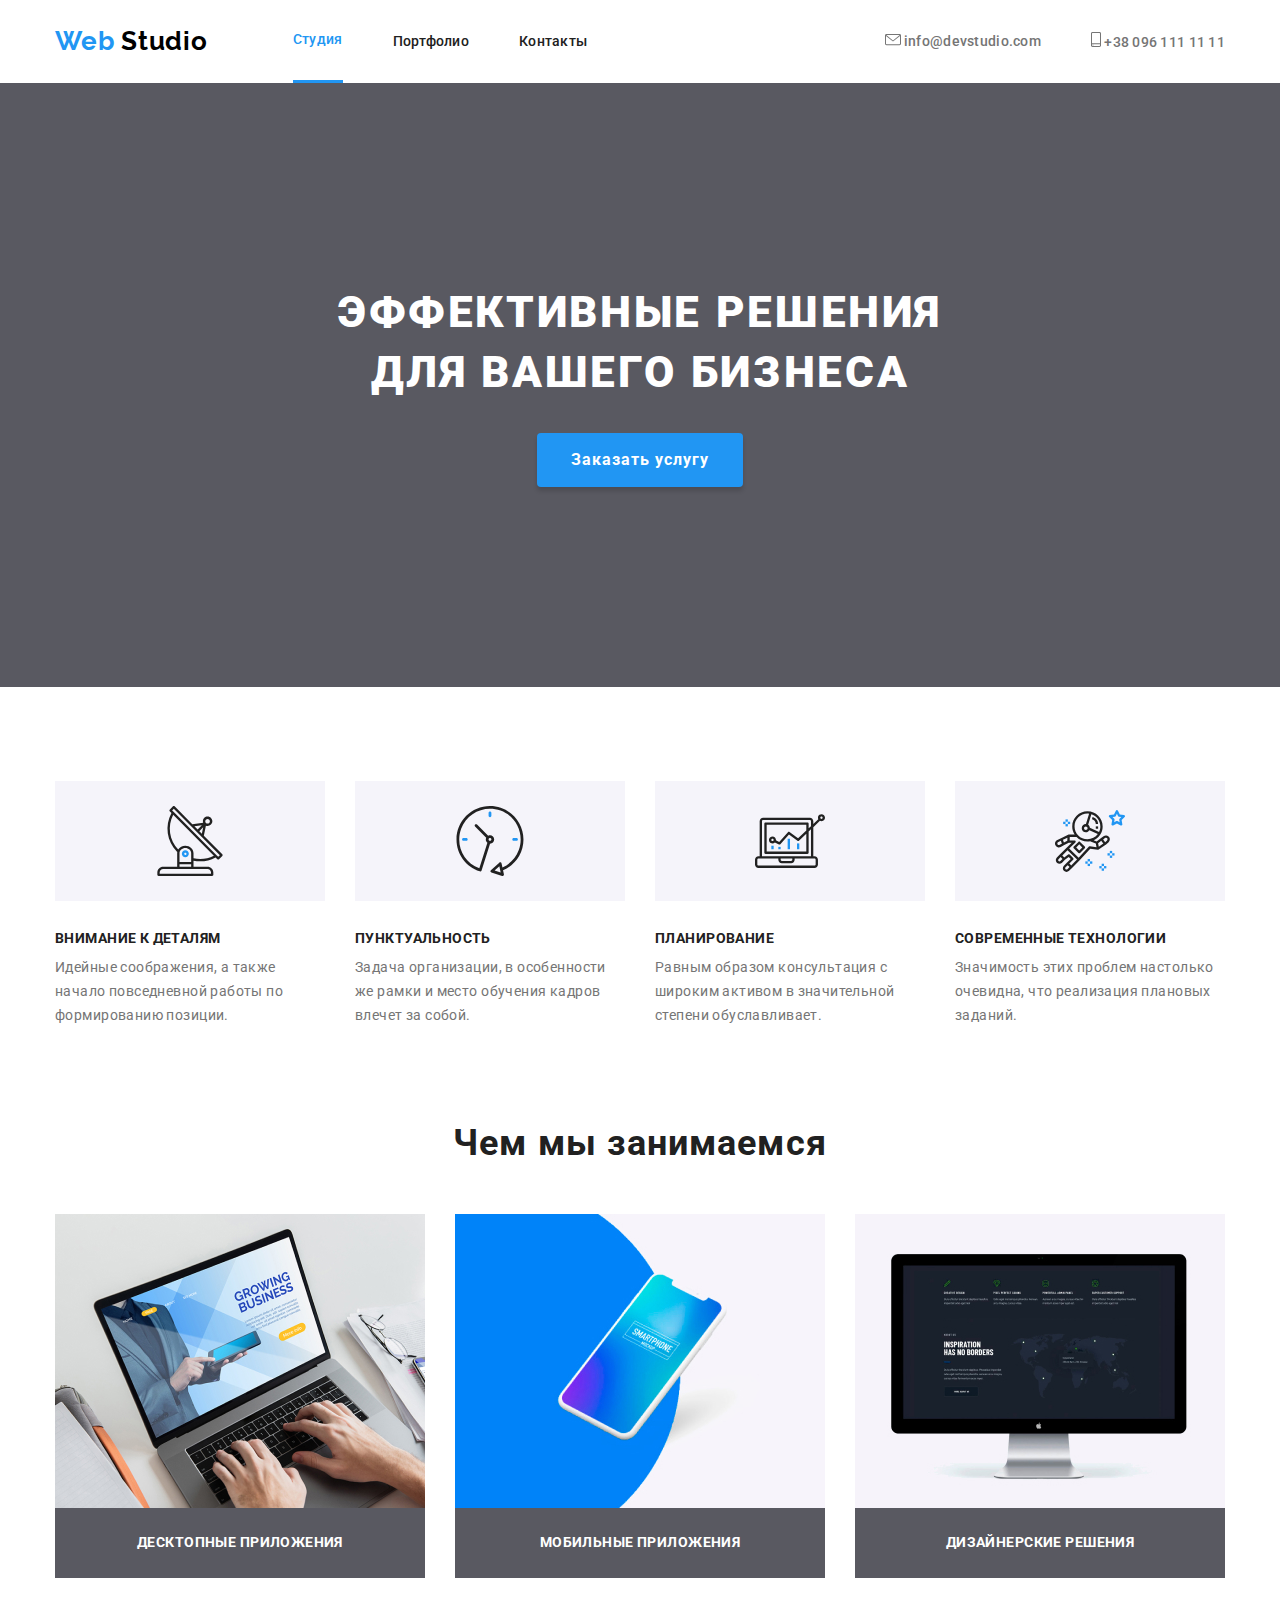
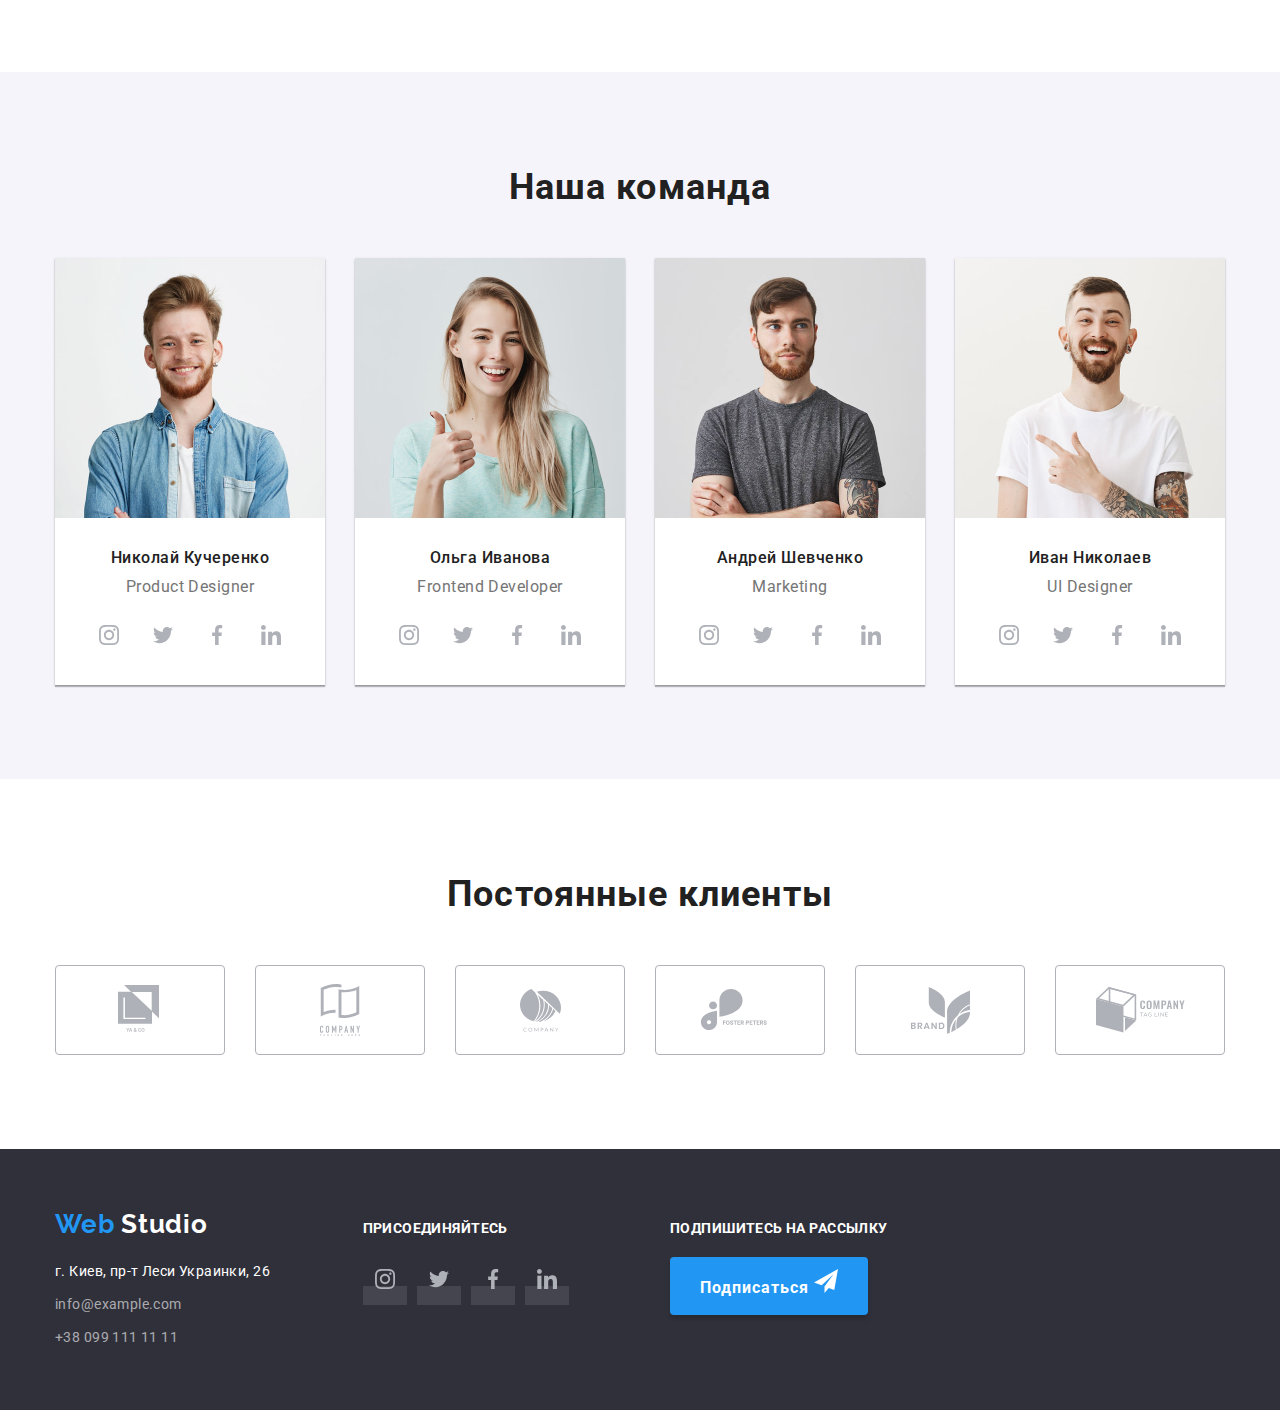
<file: index.html>
<!DOCTYPE html>
<html lang="ru">
  <head>
    <meta charset="UTF-8" />
    <meta name="viewport" content="width=device-width, initial-scale=1.0" />
    <title lang="en">Web Studio</title>
    <link
      href="https://fonts.googleapis.com/css2?family=Roboto:wght@400;500;700;900&display=swap"
      rel="stylesheet"
    />
    <link
      rel="stylesheet"
      href="https://cdnjs.cloudflare.com/ajax/libs/modern-normalize/0.7.0/modern-normalize.min.css"
    />
    <link rel="stylesheet" href="./css/styles.css" />
  </head>

  <body>
    <!-- Шапка сайта -->
    <header class="header">
      <div class="container">
        <nav class="navigation">
          <a class="logo link" id="logo" href="./index.html" lang="en">
            <span class="logo-accent">Web</span> Studio
          </a>

          <ul class="navigation-list list">
            <li class="navigation-list-item">
              <a
                class="navigation-list-item-link link current"
                href="./index.html"
                target="_blank"
                rel="noreferrer noopener"
                >Студия</a
              >
            </li>
            <li class="navigation-list-item">
              <a
                class="navigation-list-item-link link"
                href="./portfolio.html"
                target="_blank"
                rel="noreferrer noopener"
                >Портфолио</a
              >
            </li>
            <li class="navigation-list-item">
              <a
                class="navigation-list-item-link link"
                href=""
                target="_blank"
                rel="noreferrer noopener"
                >Контакты</a
              >
            </li>
          </ul>
        </nav>

        <ul class="header-address-list list">
          <li class="header-address-list-item">
            <address class="address">
              <a
                class="header-address-list-item-link link"
                href="mailto:info@devstudio.com"
                aria-label="Конверт"
              >
                <img src="./images/icons-header/envelope.svg" alt="Конверт" />
                info@devstudio.com
              </a>
            </address>
          </li>
          <li class="header-address-list-item">
            <address class="address">
              <a
                class="header-address-list-item-link link"
                href="tel:+380961111111"
                aria-label="Смартфон"
              >
                <img
                  src="./images/icons-header/smartphone.svg"
                  alt="Смартфон"
                />
                +38 096 111 11 11
              </a>
            </address>
          </li>
        </ul>
      </div>
    </header>

    <main>
      <!-- Секция Герой -->
      <section class="hero">
        <div class="container">
          <h1 class="hero-title">
            Эффективные решения <br />
            для вашего бизнеса
          </h1>
          <button class="modal-btn" type="button">Заказать услугу</button>
        </div>
      </section>

      <!-- Особенности -->
      <section class="features">
        <div class="container">
          <h2 hidden>Особенности</h2>
          <ul class="features-list list">
            <li class="features-list-item">
              <img
                class="features-list-item-img"
                src="./images/icons-features/antenna1.svg"
                alt="Антена"
                width="70"
                height="70"
              />
              <h3 class="features-subtitle">Внимание к деталям</h3>
              <p class="features-description">
                Идейные соображения, а также начало повседневной работы по
                формированию позиции.
              </p>
            </li>

            <li class="features-list-item">
              <img
                class="features-list-item-img"
                src="./images/icons-features/clock2.svg"
                alt="Часы"
                width="70"
                height="70"
              />
              <h3 class="features-subtitle">Пунктуальность</h3>
              <p class="features-description">
                Задача организации, в особенности же рамки и место обучения
                кадров влечет за собой.
              </p>
            </li>

            <li class="features-list-item">
              <img
                class="features-list-item-img"
                src="./images/icons-features/diagram3.svg"
                alt="Диаграмма"
                width="70"
                height="70"
              />
              <h3 class="features-subtitle">Планирование</h3>
              <p class="features-description">
                Равным образом консультация с широким активом в значительной
                степени обуславливает.
              </p>
            </li>

            <li class="features-list-item">
              <img
                class="features-list-item-img"
                src="./images/icons-features/astronaut4.svg"
                alt="Астронавт"
                width="70"
                height="70"
              />
              <h3 class="features-subtitle">Современные технологии</h3>
              <p class="features-description">
                Значимость этих проблем настолько очевидна, что реализация
                плановых заданий.
              </p>
            </li>
          </ul>
        </div>
      </section>

      <!-- Деятельность -->
      <section class="activity section">
        <div class="container">
          <h2 class="title">Чем мы занимаемся</h2>
          <ul class="activity-list list">
            <li class="activity-list-item">
              <img
                class="activity-list-item-img"
                src="./images/img-activity/activity-1.jpg"
                alt="Кто-то печатает на ноутбуке"
                width="370"
                height="294"
              />
              <p class="activity-list-item-description">
                Десктопные приложения
              </p>
            </li>
            <li class="activity-list-item">
              <img
                class="activity-list-item-img"
                src="./images/img-activity/activity-2.jpg"
                alt="Смартфон на бело-голубом фоне"
                width="370"
                height="294"
              />
              <p class="activity-list-item-description">Мобильные приложения</p>
            </li>
            <li class="activity-list-item">
              <img
                class="activity-list-item-img"
                src="./images/img-activity/activity-3.jpg"
                alt="Монитор"
                width="370"
                height="294"
              />
              <p class="activity-list-item-description">Дизайнерские решения</p>
            </li>
          </ul>
        </div>
      </section>

      <!-- Команда -->
      <section class="team section">
        <div class="container">
          <h2 class="title">Наша команда</h2>
          <ul class="team-list list">
            <li class="team-list-item">
              <img
                class="team-list-item-img"
                src="./images/img-team/worker-1.jpg"
                alt="Участник команды"
                width="270"
                height="260"
              />
              <h3 class="team-list-item-name">Николай Кучеренко</h3>
              <p class="team-list-item-position" lang="en">Product Designer</p>
              <ul class="social-list list">
                <li class="social-list-item">
                  <a
                    class="social-list-item-link"
                    href=""
                    aria-label="Инстаграм"
                  >
                    <img
                      class="social-list-item-link-img"
                      src="./images/social-links/instagram.svg"
                      alt="Иконка инстаграма"
                      width="20"
                      height="20"
                    />
                  </a>
                </li>
                <li class="social-list-item">
                  <a class="social-list-item-link" href="" aria-label="Твиттер">
                    <img
                      class="social-list-item-link-img"
                      src="./images/social-links/twitter.svg"
                      alt="Иконка твиттера"
                      width="20"
                      height="20"
                    />
                  </a>
                </li>
                <li class="social-list-item">
                  <a class="social-list-item-link" href="" aria-label="Фейсбук">
                    <img
                      class="social-list-item-link-img"
                      src="./images/social-links/facebook.svg"
                      alt="Иконка фейсбука"
                      width="20"
                      height="20"
                    />
                  </a>
                </li>
                <li class="social-list-item">
                  <a
                    class="social-list-item-link"
                    href=""
                    aria-label="Линкедин"
                  >
                    <img
                      class="social-list-item-link-img"
                      src="./images/social-links/linkedin.svg"
                      alt="Иконка линкедина"
                      width="20"
                      height="20"
                    />
                  </a>
                </li>
              </ul>
            </li>

            <li class="team-list-item">
              <img
                class="team-list-item-img"
                src="./images/img-team/worker-2.jpg"
                alt="Участник команды"
                width="270"
                height="260"
              />
              <h3 class="team-list-item-name">Ольга Иванова</h3>
              <p class="team-list-item-position" lang="en">
                Frontend Developer
              </p>
              <ul class="social-list list">
                <li class="social-list-item">
                  <a
                    class="social-list-item-link"
                    href=""
                    aria-label="Инстаграм"
                  >
                    <img
                      class="social-list-item-link-img"
                      src="./images/social-links/instagram.svg"
                      alt="Иконка инстаграма"
                      width="20"
                      height="20"
                    />
                  </a>
                </li>
                <li class="social-list-item">
                  <a class="social-list-item-link" href="" aria-label="Твиттер">
                    <img
                      class="social-list-item-link-img"
                      src="./images/social-links/twitter.svg"
                      alt="Иконка твиттера"
                      width="20"
                      height="20"
                    />
                  </a>
                </li>
                <li class="social-list-item">
                  <a class="social-list-item-link" href="" aria-label="Фейсбук">
                    <img
                      class="social-list-item-link-img"
                      src="./images/social-links/facebook.svg"
                      alt="Иконка фейсбука"
                      width="20"
                      height="20"
                    />
                  </a>
                </li>
                <li class="social-list-item">
                  <a
                    class="social-list-item-link"
                    href=""
                    aria-label="Линкедин"
                  >
                    <img
                      class="social-list-item-link-img"
                      src="./images/social-links/linkedin.svg"
                      alt="Иконка линкедина"
                      width="20"
                      height="20"
                    />
                  </a>
                </li>
              </ul>
            </li>

            <li class="team-list-item">
              <img
                class="team-list-item-img"
                src="./images/img-team/worker-3.jpg"
                alt="Участник команды"
                width="270"
                height="260"
              />
              <h3 class="team-list-item-name">Андрей Шевченко</h3>
              <p class="team-list-item-position" lang="en">Marketing</p>
              <ul class="social-list list">
                <li class="social-list-item">
                  <a
                    class="social-list-item-link"
                    href=""
                    aria-label="Инстаграм"
                  >
                    <img
                      class="social-list-item-link-img"
                      src="./images/social-links/instagram.svg"
                      alt="Иконка инстаграма"
                      width="20"
                      height="20"
                    />
                  </a>
                </li>
                <li class="social-list-item">
                  <a class="social-list-item-link" href="" aria-label="Твиттер">
                    <img
                      class="social-list-item-link-img"
                      src="./images/social-links/twitter.svg"
                      alt="Иконка твиттера"
                      width="20"
                      height="20"
                    />
                  </a>
                </li>
                <li class="social-list-item">
                  <a class="social-list-item-link" href="" aria-label="Фейсбук">
                    <img
                      class="social-list-item-link-img"
                      src="./images/social-links/facebook.svg"
                      alt="Иконка фейсбука"
                      width="20"
                      height="20"
                    />
                  </a>
                </li>
                <li class="social-list-item">
                  <a
                    class="social-list-item-link"
                    href=""
                    aria-label="Линкедин"
                  >
                    <img
                      class="social-list-item-link-img"
                      src="./images/social-links/linkedin.svg"
                      alt="Иконка линкедина"
                      width="20"
                      height="20"
                    />
                  </a>
                </li>
              </ul>
            </li>

            <li class="team-list-item">
              <img
                class="team-list-item-img"
                src="./images/img-team/worker-4.jpg"
                alt="Участник команды"
                width="270"
                height="260"
              />
              <h3 class="team-list-item-name">Иван Николаев</h3>
              <p class="team-list-item-position" lang="en">UI Designer</p>
              <ul class="social-list list">
                <li class="social-list-item">
                  <a
                    class="social-list-item-link"
                    href=""
                    aria-label="Инстаграм"
                  >
                    <img
                      class="social-list-item-link-img"
                      src="./images/social-links/instagram.svg"
                      alt="Иконка инстаграма"
                      width="20"
                      height="20"
                    />
                  </a>
                </li>
                <li class="social-list-item">
                  <a class="social-list-item-link" href="" aria-label="Твиттер">
                    <img
                      class="social-list-item-link-img"
                      src="./images/social-links/twitter.svg"
                      alt="Иконка твиттера"
                      width="20"
                      height="20"
                    />
                  </a>
                </li>
                <li class="social-list-item">
                  <a class="social-list-item-link" href="" aria-label="Фейсбук">
                    <img
                      class="social-list-item-link-img"
                      src="./images/social-links/facebook.svg"
                      alt="Иконка фейсбука"
                      width="20"
                      height="20"
                    />
                  </a>
                </li>
                <li class="social-list-item">
                  <a
                    class="social-list-item-link"
                    href=""
                    aria-label="Линкедин"
                  >
                    <img
                      class="social-list-item-link-img"
                      src="./images/social-links/linkedin.svg"
                      alt="Иконка линкедина"
                      width="20"
                      height="20"
                    />
                  </a>
                </li>
              </ul>
            </li>
          </ul>
        </div>
      </section>

      <!-- Постоянные клиенты -->
      <section class="customers section">
        <div class="container">
          <h2 class="title">Постоянные клиенты</h2>
          <ul class="customers-list list">
            <li class="customers-list-item">
              <a
                class="customers-list-item-link link"
                href=""
                target="_blank"
                rel="noreferrer noopener"
              >
                <img
                  class="customers-list-item-img"
                  src="./images/customers/client-logo-1.svg"
                  alt="Логотип компании-клиента"
                  width="45"
                  height="50"
                />
              </a>
            </li>

            <li class="customers-list-item">
              <a
                class="customers-list-item-link link"
                href=""
                target="_blank"
                rel="noreferrer noopener"
              >
                <img
                  class="customers-list-item-img"
                  src="./images/customers/client-logo-2.svg"
                  alt="Логотип компании-клиента"
                  width="40"
                  height="52"
                />
              </a>
            </li>

            <li class="customers-list-item">
              <a
                class="customers-list-item-link link"
                href=""
                target="_blank"
                rel="noreferrer noopener"
              >
                <img
                  class="customers-list-item-img"
                  src="./images/customers/client-logo-3.svg"
                  alt="Логотип компании-клиента"
                  width="41"
                  height="43"
                />
              </a>
            </li>

            <li class="customers-list-item">
              <a
                class="customers-list-item-link link"
                href=""
                target="_blank"
                rel="noreferrer noopener"
              >
                <img
                  class="customers-list-item-img"
                  src="./images/customers/client-logo-4.svg"
                  alt="Логотип компании-клиента"
                  width="80"
                  height="42"
                />
              </a>
            </li>

            <li class="customers-list-item">
              <a
                class="customers-list-item-link link"
                href=""
                target="_blank"
                rel="noreferrer noopener"
              >
                <img
                  class="customers-list-item-img"
                  src="./images/customers/client-logo-5.svg"
                  alt="Логотип компании-клиента"
                  width="59"
                  height="47"
                />
              </a>
            </li>

            <li class="customers-list-item">
              <a
                class="customers-list-item-link link"
                href=""
                target="_blank"
                rel="noreferrer noopener"
              >
                <img
                  class="customers-list-item-img"
                  src="./images/customers/client-logo-6.svg"
                  alt="Логотип компании-клиента"
                  width="89"
                  height="46"
                />
              </a>
            </li>
          </ul>
        </div>
      </section>
    </main>

    <!-- Подвал -->
    <footer class="footer">
      <div class="container">
        <div class="footer-address-container holder">
          <a class="logo inverse link" href="#logo" lang="en">
            <span class="logo-accent">Web</span> Studio
          </a>
          <ul class="footer-address-list list">
            <li class="footer-address-list-item">
              <address class="address">
                <a
                  class="footer-address-list-item-link location link"
                  href="https://goo.gl/maps/a66H3d7SXyRUabzh9"
                  target="_blank"
                  rel="noreferrer noopener"
                >
                  г. Киев, пр-т Леси Украинки, 26
                </a>
              </address>
            </li>
            <li class="footer-address-list-item">
              <address class="address">
                <a
                  class="footer-address-list-item-link link"
                  href="mailto:info@example.com"
                  >info@example.com</a
                >
              </address>
            </li>
            <li class="footer-address-list-item">
              <address class="address">
                <a
                  class="footer-address-list-item-link link"
                  href="tel:+380991111111"
                  >+38 099 111 11 11</a
                >
              </address>
            </li>
          </ul>
        </div>
        <div class="footer-social-list-container holder">
          <b class="text">присоединяйтесь</b>
          <ul class="social-list list">
            <li class="social-list-item">
              <a class="social-list-item-link" href="" aria-label="Инстаграм">
                <img
                  class="social-list-item-link-img"
                  src="./images/social-links/instagram.svg"
                  alt="Иконка инстаграма"
                  width="20"
                  height="20"
                />
              </a>
            </li>
            <li class="social-list-item">
              <a class="social-list-item-link" href="" aria-label="Твиттер">
                <img
                  class="social-list-item-link-img"
                  src="./images/social-links/twitter.svg"
                  alt="Иконка твиттера"
                  width="20"
                  height="20"
                />
              </a>
            </li>
            <li class="social-list-item">
              <a class="social-list-item-link" href="" aria-label="Фейсбук">
                <img
                  class="social-list-item-link-img"
                  src="./images/social-links/facebook.svg"
                  alt="Иконка фейсбука"
                  width="20"
                  height="20"
                />
              </a>
            </li>
            <li class="social-list-item">
              <a class="social-list-item-link" href="" aria-label="Линкедин">
                <img
                  class="social-list-item-link-img"
                  src="./images/social-links/linkedin.svg"
                  alt="Иконка линкедина"
                  width="20"
                  height="20"
                />
              </a>
            </li>
          </ul>
        </div>
        <div class="footer-form-container holder">
          <b class="text">подпишитесь на рассылку</b>
          <button class="modal-btn" type="button">
            Подписаться
            <img
              src="./images/footer-icons/icon-send.svg"
              alt="Иконка самолетика"
              width="24"
              height="24"
            />
          </button>
        </div>
      </div>
    </footer>
  </body>
</html>
</file>
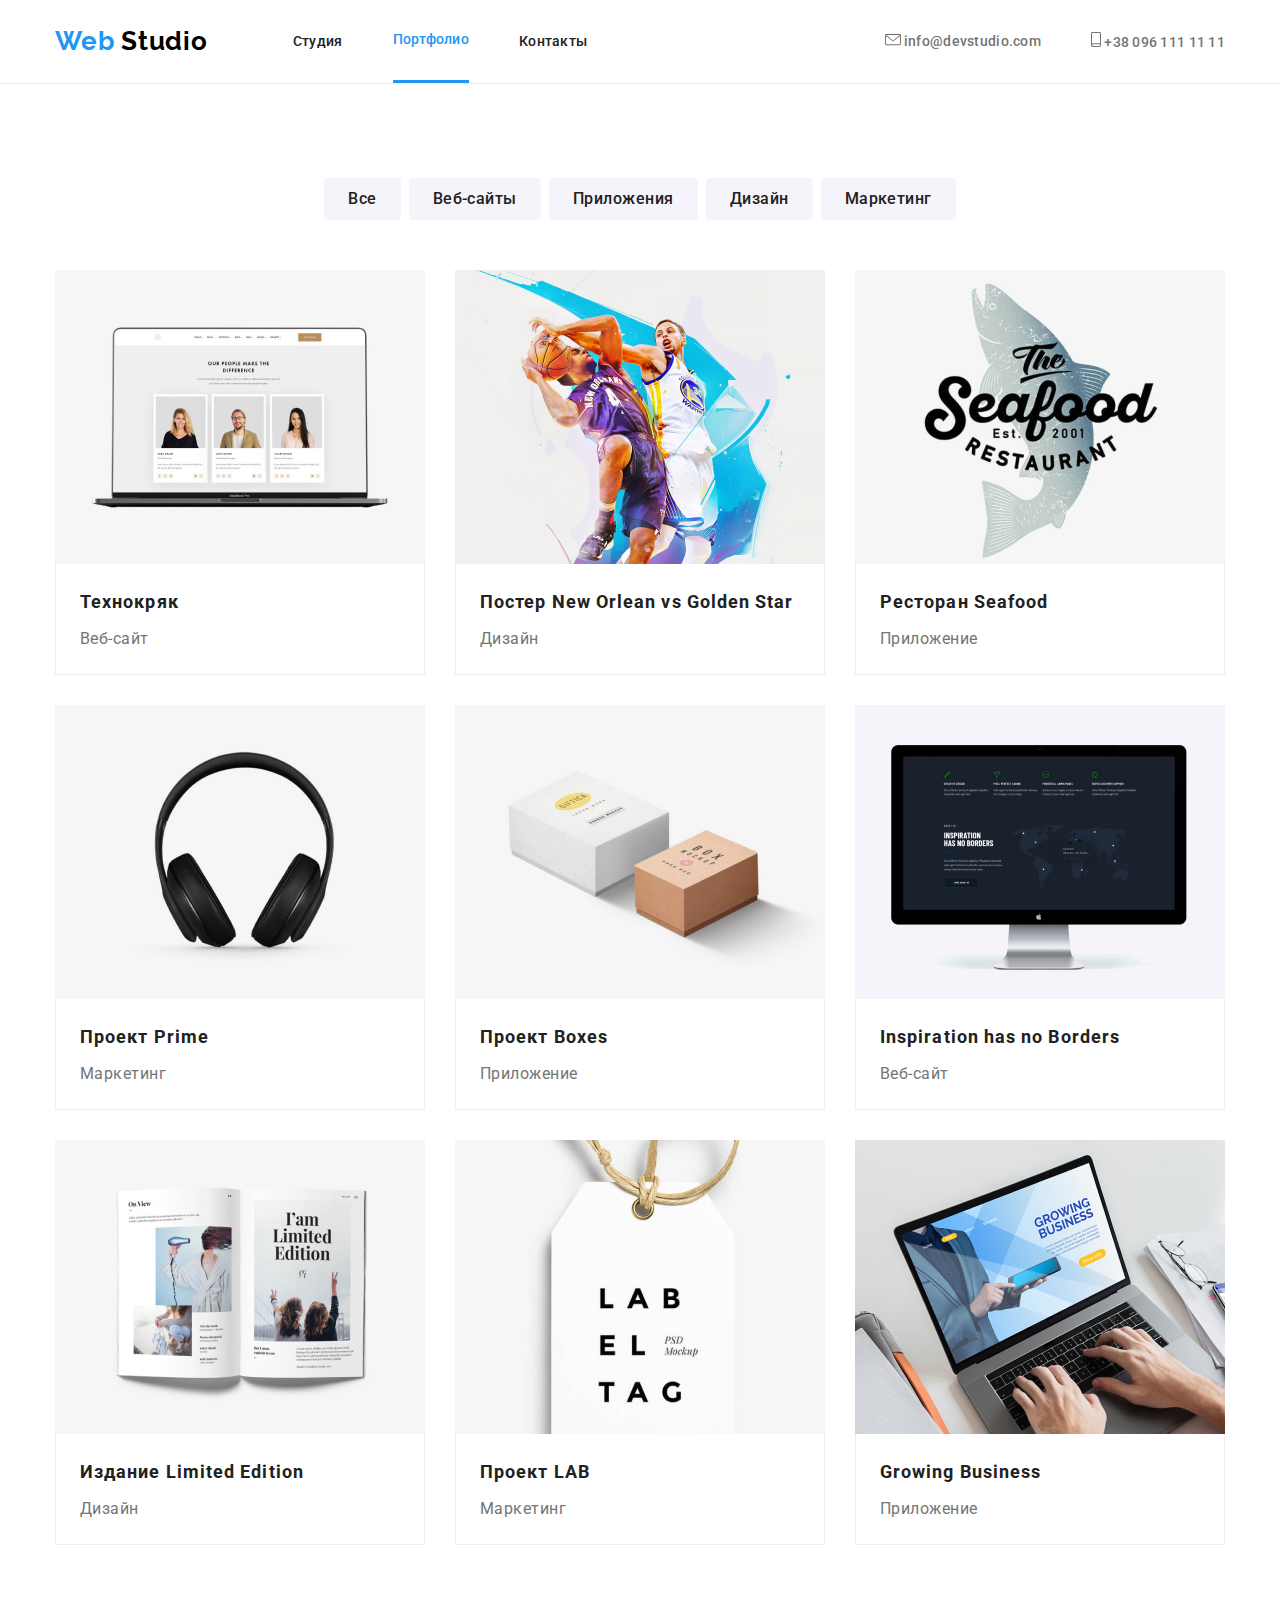
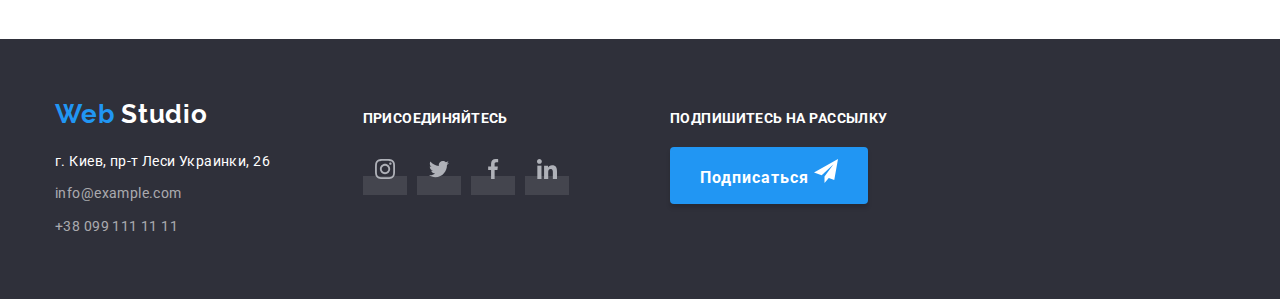
<file: portfolio.html>
<!DOCTYPE html>
<html lang="ru">
  <head>
    <meta charset="UTF-8" />
    <meta name="viewport" content="width=device-width, initial-scale=1.0" />
    <title>Портфолио</title>
    <link
      href="https://fonts.googleapis.com/css2?family=Roboto:wght@400;500;700;900&display=swap"
      rel="stylesheet"
    />
    <link
      rel="stylesheet"
      href="https://cdnjs.cloudflare.com/ajax/libs/modern-normalize/0.7.0/modern-normalize.min.css"
    />
    <link rel="stylesheet" href="./css/styles.css" />
  </head>

  <body>
    <!-- Шапка сайта -->
    <header class="header second-page">
      <div class="container">
        <nav class="navigation">
          <a class="logo link" id="logo" href="./index.html" lang="en">
            <span class="logo-accent">Web</span> Studio
          </a>

          <ul class="navigation-list list">
            <li class="navigation-list-item">
              <a
                class="navigation-list-item-link link"
                href="./index.html"
                target="_blank"
                rel="noreferrer noopener"
                >Студия</a
              >
            </li>
            <li class="navigation-list-item">
              <a
                class="navigation-list-item-link link current"
                href="./portfolio.html"
                target="_blank"
                rel="noreferrer noopener"
                >Портфолио</a
              >
            </li>
            <li class="navigation-list-item">
              <a
                class="navigation-list-item-link link"
                href=""
                target="_blank"
                rel="noreferrer noopener"
                >Контакты</a
              >
            </li>
          </ul>
        </nav>

        <ul class="header-address-list list">
          <li class="header-address-list-item">
            <address class="address">
              <a
                class="header-address-list-item-link link"
                href="mailto:info@devstudio.com"
                aria-label="Конверт"
              >
                <img src="./images/icons-header/envelope.svg" alt="Конверт" />
                info@devstudio.com
              </a>
            </address>
          </li>
          <li class="header-address-list-item">
            <address class="address">
              <a
                class="header-address-list-item-link link"
                href="tel:+380961111111"
                aria-label="Смартфон"
              >
                <img
                  src="./images/icons-header/smartphone.svg"
                  alt="Смартфон"
                />
                +38 096 111 11 11
              </a>
            </address>
          </li>
        </ul>
      </div>
    </header>

    <main>
      <!-- Портфолио -->
      <section class="portfolio section">
        <div class="container">
          <h1 hidden>Проекты студии</h1>
          <ul class="portfolio-list-btn list">
            <li class="portfolio-list-btn-item">
              <button class="portfolio-btn" type="button">Все</button>
            </li>
            <li class="portfolio-list-btn-item">
              <button class="portfolio-btn" type="button">Веб-сайты</button>
            </li>
            <li class="portfolio-list-btn-item">
              <button class="portfolio-btn" type="button">Приложения</button>
            </li>
            <li class="portfolio-list-btn-item">
              <button class="portfolio-btn" type="button">Дизайн</button>
            </li>
            <li class="portfolio-list-btn-item">
              <button class="portfolio-btn" type="button">Маркетинг</button>
            </li>
          </ul>

          <ul class="portfolio-list list">
            <li class="portfolio-list-item">
              <a
                class="portfolio-list-item-link link"
                href=""
                target="_blank"
                rel="noreferrer noopener"
              >
                <div class="portfolio-list-item-img-content">
                  <img
                    class="portfolio-list-item-img"
                    src="./images/portfolio/project-1.jpg"
                    alt="Фото людей на экране ноутбука"
                    width="370"
                    height="294"
                  />
                  <p class="portfolio-list-item-description" hidden>
                    Технокряк это современная площадка распространения
                    коронавируса. Компании используют эту платформу для
                    цифрового шпионажа и атак на защищённые сервера конкурентов.
                  </p>
                </div>
                <div class="portfolio-list-item-text-content">
                  <h2 class="portfolio-list-item-title">Технокряк</h2>
                  <p class="portfolio-list-item-name">Веб-сайт</p>
                </div>
              </a>
            </li>
            <li class="portfolio-list-item">
              <a
                class="portfolio-list-item-link link"
                href=""
                target="_blank"
                rel="noreferrer noopener"
              >
                <div class="portfolio-list-item-img-content">
                  <img
                    class="portfolio-list-item-img"
                    src="./images/portfolio/project-2.jpg"
                    alt="Два баскетболиста"
                    width="370"
                    height="294"
                  />
                  <p class="portfolio-list-item-description" hidden>
                    Технокряк это современная площадка распространения
                    коронавируса. Компании используют эту платформу для
                    цифрового шпионажа и атак на защищённые сервера конкурентов.
                  </p>
                </div>
                <div class="portfolio-list-item-text-content">
                  <h2 class="portfolio-list-item-title">
                    Постер <span lang="en">New Orlean vs Golden Star</span>
                  </h2>
                  <p class="portfolio-list-item-name">Дизайн</p>
                </div>
              </a>
            </li>
            <li class="portfolio-list-item">
              <a
                class="portfolio-list-item-link link"
                href=""
                target="_blank"
                rel="noreferrer noopener"
              >
                <div class="portfolio-list-item-img-content">
                  <img
                    class="portfolio-list-item-img"
                    src="./images/portfolio/project-3.jpg"
                    alt="Рыба с надписью"
                    width="370"
                    height="294"
                  />
                  <p class="portfolio-list-item-description" hidden>
                    Технокряк это современная площадка распространения
                    коронавируса. Компании используют эту платформу для
                    цифрового шпионажа и атак на защищённые сервера конкурентов.
                  </p>
                </div>
                <div class="portfolio-list-item-text-content">
                  <h2 class="portfolio-list-item-title">
                    Ресторан <span lang="en">Seafood</span>
                  </h2>
                  <p class="portfolio-list-item-name">Приложение</p>
                </div>
              </a>
            </li>
            <li class="portfolio-list-item">
              <a
                class="portfolio-list-item-link link"
                href=""
                target="_blank"
                rel="noreferrer noopener"
              >
                <div class="portfolio-list-item-img-content">
                  <img
                    class="portfolio-list-item-img"
                    src="./images/portfolio/project-4.jpg"
                    alt="Наушники"
                    width="370"
                    height="294"
                  />
                  <p class="portfolio-list-item-description" hidden>
                    Технокряк это современная площадка распространения
                    коронавируса. Компании используют эту платформу для
                    цифрового шпионажа и атак на защищённые сервера конкурентов.
                  </p>
                </div>
                <div class="portfolio-list-item-text-content">
                  <h2 class="portfolio-list-item-title">
                    Проект <span lang="en">Prime</span>
                  </h2>
                  <p class="portfolio-list-item-name">Маркетинг</p>
                </div>
              </a>
            </li>
            <li class="portfolio-list-item">
              <a
                class="portfolio-list-item-link link"
                href=""
                target="_blank"
                rel="noreferrer noopener"
              >
                <div class="portfolio-list-item-img-content">
                  <img
                    class="portfolio-list-item-img"
                    src="./images/portfolio/project-5.jpg"
                    alt="Две коробки"
                    width="370"
                    height="294"
                  />
                  <p class="portfolio-list-item-description" hidden>
                    Технокряк это современная площадка распространения
                    коронавируса. Компании используют эту платформу для
                    цифрового шпионажа и атак на защищённые сервера конкурентов.
                  </p>
                </div>
                <div class="portfolio-list-item-text-content">
                  <h2 class="portfolio-list-item-title">
                    Проект <span lang="en">Boxes</span>
                  </h2>
                  <p class="portfolio-list-item-name">Приложение</p>
                </div>
              </a>
            </li>
            <li class="portfolio-list-item">
              <a
                class="portfolio-list-item-link link"
                href=""
                target="_blank"
                rel="noreferrer noopener"
              >
                <div class="portfolio-list-item-img-content">
                  <img
                    class="portfolio-list-item-img"
                    src="./images/portfolio/project-6.jpg"
                    alt="Монитор"
                    width="370"
                    height="294"
                  />
                  <p class="portfolio-list-item-description" hidden>
                    Технокряк это современная площадка распространения
                    коронавируса. Компании используют эту платформу для
                    цифрового шпионажа и атак на защищённые сервера конкурентов.
                  </p>
                </div>
                <div class="portfolio-list-item-text-content">
                  <h2 class="portfolio-list-item-title" lang="en">
                    Inspiration has no Borders
                  </h2>
                  <p class="portfolio-list-item-name">Веб-сайт</p>
                </div>
              </a>
            </li>
            <li class="portfolio-list-item">
              <a
                class="portfolio-list-item-link link"
                href=""
                target="_blank"
                rel="noreferrer noopener"
              >
                <div class="portfolio-list-item-img-content">
                  <img
                    class="portfolio-list-item-img"
                    src="./images/portfolio/project-7.jpg"
                    alt="Открытый журнал"
                    width="370"
                    height="294"
                  />
                  <p class="portfolio-list-item-description" hidden>
                    Технокряк это современная площадка распространения
                    коронавируса. Компании используют эту платформу для
                    цифрового шпионажа и атак на защищённые сервера конкурентов.
                  </p>
                </div>
                <div class="portfolio-list-item-text-content">
                  <h2 class="portfolio-list-item-title">
                    Издание <span lang="en">Limited Edition</span>
                  </h2>
                  <p class="portfolio-list-item-name">Дизайн</p>
                </div>
              </a>
            </li>
            <li class="portfolio-list-item">
              <a
                class="portfolio-list-item-link link"
                href=""
                target="_blank"
                rel="noreferrer noopener"
              >
                <div class="portfolio-list-item-img-content">
                  <img
                    class="portfolio-list-item-img"
                    src="./images/portfolio/project-8.jpg"
                    alt="Этикетка от одежды"
                    width="370"
                    height="294"
                  />
                  <p class="portfolio-list-item-description" hidden>
                    Технокряк это современная площадка распространения
                    коронавируса. Компании используют эту платформу для
                    цифрового шпионажа и атак на защищённые сервера конкурентов.
                  </p>
                </div>
                <div class="portfolio-list-item-text-content">
                  <h2 class="portfolio-list-item-title">
                    Проект <span lang="en">LAB</span>
                  </h2>
                  <p class="portfolio-list-item-name">Маркетинг</p>
                </div>
              </a>
            </li>
            <li class="portfolio-list-item">
              <a
                class="portfolio-list-item-link link"
                href=""
                target="_blank"
                rel="noreferrer noopener"
              >
                <div class="portfolio-list-item-img-content">
                  <img
                    class="portfolio-list-item-img"
                    src="./images/portfolio/project-9.jpg"
                    alt="Человек печатает на ноутбуке"
                    width="370"
                    height="294"
                  />
                  <p class="portfolio-list-item-description" hidden>
                    Технокряк это современная площадка распространения
                    коронавируса. Компании используют эту платформу для
                    цифрового шпионажа и атак на защищённые сервера конкурентов.
                  </p>
                </div>
                <div class="portfolio-list-item-text-content">
                  <h2 class="portfolio-list-item-title" lang="en">
                    Growing Business
                  </h2>
                  <p class="portfolio-list-item-name">Приложение</p>
                </div>
              </a>
            </li>
          </ul>
        </div>
      </section>
    </main>

    <!-- Подвал -->
    <footer class="footer">
      <div class="container">
        <div class="footer-address-container holder">
          <a class="logo inverse link" href="#logo" lang="en">
            <span class="logo-accent">Web</span> Studio
          </a>
          <ul class="footer-address-list list">
            <li class="footer-address-list-item">
              <address class="address">
                <a
                  class="footer-address-list-item-link location link"
                  href="https://goo.gl/maps/a66H3d7SXyRUabzh9"
                  target="_blank"
                  rel="noreferrer noopener"
                >
                  г. Киев, пр-т Леси Украинки, 26
                </a>
              </address>
            </li>
            <li class="footer-address-list-item">
              <address class="address">
                <a
                  class="footer-address-list-item-link link"
                  href="mailto:info@example.com"
                  >info@example.com</a
                >
              </address>
            </li>
            <li class="footer-address-list-item">
              <address class="address">
                <a
                  class="footer-address-list-item-link link"
                  href="tel:+380991111111"
                  >+38 099 111 11 11</a
                >
              </address>
            </li>
          </ul>
        </div>
        <div class="footer-social-list-container holder">
          <b class="text">присоединяйтесь</b>
          <ul class="social-list list">
            <li class="social-list-item">
              <a class="social-list-item-link" href="" aria-label="Инстаграм">
                <img
                  class="social-list-item-link-img"
                  src="./images/social-links/instagram.svg"
                  alt="Иконка инстаграма"
                  width="20"
                  height="20"
                />
              </a>
            </li>
            <li class="social-list-item">
              <a class="social-list-item-link" href="" aria-label="Твиттер">
                <img
                  class="social-list-item-link-img"
                  src="./images/social-links/twitter.svg"
                  alt="Иконка твиттера"
                  width="20"
                  height="20"
                />
              </a>
            </li>
            <li class="social-list-item">
              <a class="social-list-item-link" href="" aria-label="Фейсбук">
                <img
                  class="social-list-item-link-img"
                  src="./images/social-links/facebook.svg"
                  alt="Иконка фейсбука"
                  width="20"
                  height="20"
                />
              </a>
            </li>
            <li class="social-list-item">
              <a class="social-list-item-link" href="" aria-label="Линкедин">
                <img
                  class="social-list-item-link-img"
                  src="./images/social-links/linkedin.svg"
                  alt="Иконка линкедина"
                  width="20"
                  height="20"
                />
              </a>
            </li>
          </ul>
        </div>
        <div class="footer-form-container holder">
          <b class="text">подпишитесь на рассылку</b>
          <button class="modal-btn" type="button">
            Подписаться
            <img
              src="./images/footer-icons/icon-send.svg"
              alt="Иконка самолетика"
              width="24"
              height="24"
            />
          </button>
        </div>
      </div>
    </footer>
  </body>
</html>
</file>
<file: css/styles.css>
/* raleway-700 - latin */
@font-face {
  font-family: 'Raleway';
  font-style: normal;
  font-weight: 700;
  font-display: swap;
  src: local('Raleway Bold'), local('Raleway-Bold'),
    url('../fonts/raleway-v16-latin-700.woff2') format('woff2'),
    /* Chrome 26+, Opera 23+, Firefox 39+ */
      url('../fonts/raleway-v16-latin-700.woff') format('woff'); /* Chrome 6+, Firefox 3.6+, IE 9+, Safari 5.1+ */
}

:root {
  --main-font: 'Roboto', sans-serif;
  --secondary-font: 'Raleway', sans-serif;
  --primary-text-color: #757575;
  --secondary-text-color: #ffffff;
  --title-hero-color: #ffffff;
  --title-color: #212121;
  --navigation-color: #212121;
  --accent-color: #2196f3;
  --background-main-color: #ffffff;
  --background-secondary-color: #f5f4fa;
  --background-footer-color: #2f303a;
}

html {
  box-sizing: border-box;
}

*,
*::before,
*::after {
  box-sizing: inherit;
}

body {
  background-color: var(--background-main-color);
  font-family: var(--main-font);
  color: var(--primary-text-color);
}

/* Универсальные */
.link {
  display: block;
  text-decoration: none;
}
.list {
  margin: 0;
  padding: 0;
  list-style: none;
}
.address {
  font-style: normal;
}
.container {
  margin-right: auto;
  margin-left: auto;
  width: 1200px;
  padding-right: 15px;
  padding-left: 15px;
  /* outline: 2px solid turquoise; */
}
h1,
h2,
h3,
h4,
h5,
h6 {
  margin-top: 0;
  margin-bottom: 0;
}
/* задать после того как уберу иконки с img  */
/* img {
  display: block;
  width: 100%;
  height: auto;
} */
.section {
  padding-top: 94px;
  padding-bottom: 94px;
}

/* Логотип в шапке */
.logo {
  margin-right: 85px;

  font-family: var(--secondary-font);
  font-weight: 700;
  font-size: 26px;
  line-height: 1.19;
  letter-spacing: 0.03em;
  color: #000000;
}
.logo-accent {
  color: var(--accent-color);
}
.logo:hover,
.logo:focus {
  color: var(--accent-color);
}
.logo-accent:hover,
.logo-accent:focus {
  color: #000000;
}

/* Шапка сайта */
.header > .container,
.navigation,
.navigation-list {
  display: flex;
  align-items: center;
}
.navigation-list-item:not(:last-child),
.header-address-list-item:not(:last-child) {
  margin-right: 50px;
}
.header-address-list {
  display: flex;
  align-items: center;
  margin-left: auto;
}
.navigation-list-item .link,
.header-address-list-item .link {
  padding-top: 32px;
  padding-bottom: 32px;
}
.navigation-list-item-link,
.header-address-list-item-link {
  font-weight: 500;
  font-size: 14px;
  line-height: 1.14;
  letter-spacing: 0.02em;
  color: var(--navigation-color);
}
.navigation-list-item-link:hover,
.navigation-list-item-link:focus,
.header-address-list-item-link:hover,
.header-address-list-item-link:focus {
  color: var(--accent-color);
}
.header-address-list-item-link {
  color: var(--primary-text-color);
}
.navigation-list-item-link.current {
  color: var(--accent-color);
  border-bottom: solid;
}

/* Секция Герой */
.hero {
  text-align: center;
  background-color: rgba(47, 48, 58, 0.8);
}
.hero > .container {
  padding-top: 200px;
  padding-bottom: 200px;
}
.hero-title {
  margin-bottom: 30px;

  font-weight: 900;
  font-size: 44px;
  line-height: 1.36;
  letter-spacing: 0.06em;
  text-transform: uppercase;
  color: var(--title-hero-color);
}
.hero .modal-btn {
  padding-top: 10px;
  padding-right: 32px;
  padding-bottom: 10px;
  padding-left: 32px;

  box-shadow: 0px 4px 4px rgba(0, 0, 0, 0.15);
  border-radius: 4px;
}
.modal-btn {
  font-weight: 700;
  font-size: 16px;
  line-height: 1.87;
  text-align: center;
  letter-spacing: 0.06em;
  color: var(--secondary-text-color);
  background-color: var(--accent-color);
  cursor: pointer;
  border-color: transparent;
}
.modal-btn:hover,
.modal-btn:focus {
  background-color: #188ce8;
}

/* Особенности */
.features {
  padding-top: 94px;
}
.features-list {
  display: flex;
  justify-content: space-between;
}
.features-list-item {
  width: 270px;
}
.features-list-item:not(:last-child) {
  margin-right: 30px;
}
.features-list-item-img {
  display: block;
  padding-top: 25px;
  padding-right: 100px;
  padding-bottom: 25px;
  padding-left: 100px;
  margin-bottom: 30px;

  width: 270px;
  height: 120px;
  background-color: var(--background-secondary-color);
}
.features-subtitle {
  margin-bottom: 10px;

  font-weight: 700;
  font-size: 14px;
  line-height: 1.14;
  letter-spacing: 0.03em;
  text-transform: uppercase;
  color: var(--title-color);
}
.features-description {
  margin-top: 0;
  margin-bottom: 0;

  font-weight: 400;
  font-size: 14px;
  line-height: 1.71;
  letter-spacing: 0.03em;
}

/* Деятельность */
.activity-list {
  display: flex;
  justify-content: space-between;
}
.activity-list-item {
  width: calc((100% - 60px) / 3);
}
.activity-list-item:not(:last-child) {
  margin-right: 30px;
}
.title {
  margin-bottom: 50px;

  font-weight: 700;
  font-size: 36px;
  line-height: 1.17;
  text-align: center;
  letter-spacing: 0.03em;
  color: var(--title-color);
}
.activity-list-item-img {
  display: block;
}
.activity-list-item-description {
  margin-top: 0;
  margin-bottom: 0;
  padding-top: 27px;
  padding-bottom: 27px;

  font-weight: 700;
  font-size: 14px;
  line-height: 1.14;
  text-align: center;
  letter-spacing: 0.03em;
  text-transform: uppercase;
  color: var(--secondary-text-color);
  background-color: rgba(47, 48, 58, 0.8);
}

/* Команда */
.team {
  background-color: var(--background-secondary-color);
}
.team-list {
  display: flex;
  justify-content: space-between;
}
.team-list-item {
  background-color: var(--background-main-color);
  box-shadow: 0px 2px 1px rgba(0, 0, 0, 0.2), 0px 1px 1px rgba(0, 0, 0, 0.14),
    0px 1px 3px rgba(0, 0, 0, 0.12);
}
.team-list-item:not(:last-child) {
  margin-right: 30px;
}
.team-list-item-img {
  display: block;
  margin-bottom: 30px;
}
.team-list-item-name {
  margin-bottom: 10px;
}
.team-list-item-name,
.team-list-item-position {
  font-weight: 500;
  font-size: 16px;
  line-height: 1.19;
  text-align: center;
  letter-spacing: 0.03em;
  color: var(--title-color);
}
.team-list-item-position {
  margin-top: 0;
  margin-bottom: 16;

  font-weight: 400;
  color: var(--primary-text-color);
}
.social-list {
  display: flex;
  justify-content: space-between;
}
.team .social-list {
  padding-right: 32px;
  padding-bottom: 24px;
  padding-left: 32px;
}
.social-list-item:not(:last-child) {
  margin-right: 10px;
}
.social-list-item-link {
  background-color: var(--background-main-color);
}
.social-list-item-link:hover,
.social-list-item-link:focus {
  background-color: var(--accent-color);
}
.social-list-item-link-img {
  padding: 12px;
  width: 44px;
  height: 44px;
}

/* Постоянные клиенты */
.customers-list {
  display: flex;
  justify-content: space-between;
}
.customers-list-item-link {
  display: flex;
  justify-content: center;
  align-items: center;

  border: 1px solid #afb1b8;
  border-radius: 4px;

  width: 170px;
  height: 90px;
}
.customers-list-item-link:hover,
.customers-list-item-link:focus {
  border: 1px solid var(--accent-color);
}
.customers-list-item:not(:last-child) {
  margin-right: 30px;
}

/* Логотип в подвале */
/* .footer-address-container  */
.logo.inverse {
  margin-bottom: 20px;
  margin-right: 0;

  color: #ffffff;
}
.logo.inverse:hover,
.logo.inverse:focus {
  color: var(--accent-color);
}
.inverse .logo-accent:hover,
.inverse .logo-accent:focus {
  color: #ffffff;
}

/* Подвал */
.footer {
  padding-top: 60px;
  padding-bottom: 60px;
}
.footer > .container {
  display: flex;
  justify-content: space-between;
  align-items: baseline;
}
.footer-address-container,
.footer-social-list-container {
  flex-basis: 25%;
}
.footer-form-container {
  flex-basis: 50%;
}
.footer .holder:not(:last-child) {
  margin-right: 30px;
}

.footer {
  background-color: var(--background-footer-color);
}
.footer-address-list-item:not(:last-child) {
  margin-bottom: 9px;
}
.footer-address-list-item-link {
  font-weight: 400;
  font-size: 14px;
  line-height: 1.71;
  letter-spacing: 0.03em;
  color: rgba(255, 255, 255, 0.6);
}
.footer-address-list-item-link.location {
  color: var(--secondary-text-color);
}
.footer-address-list-item-link:hover,
.footer-address-list-item-link:focus {
  color: var(--accent-color);
}
.footer .social-list {
  width: 206px;
}
.footer-social-list-container .text,
.footer-form-container .text {
  display: block;
  margin-bottom: 20px;

  font-weight: 700;
  font-size: 14px;
  line-height: 1.14;
  letter-spacing: 0.03em;
  text-transform: uppercase;
  color: var(--secondary-text-color);
}

.footer .social-list-item-link {
  background-color: rgba(255, 255, 255, 0.1);
}
.footer .social-list-item-link:hover,
.footer .social-list-item-link:focus {
  background-color: var(--accent-color);
}

.footer .modal-btn {
  padding: 10px 28px;
  box-shadow: 0px 4px 4px rgba(0, 0, 0, 0.15);
  border-radius: 4px;
}

/* Портфолио */
.header.second-page {
  border-bottom: 1px solid #ececec;
}

.portfolio-list-btn {
  display: flex;
  justify-content: center;
}
.portfolio-list-btn {
  margin-bottom: 50px;
}
.portfolio-list-btn-item:not(:last-child) {
  margin-right: 8px;
}
.portfolio-btn {
  padding-top: 6px;
  padding-right: 22px;
  padding-bottom: 6px;
  padding-left: 22px;

  font-weight: 500;
  font-size: 16px;
  line-height: 1.62;
  text-align: center;
  letter-spacing: 0.03em;
  color: var(--navigation-color);
  background-color: var(--background-secondary-color);
  border-color: transparent;
  border-radius: 4px;
  cursor: pointer;
}
.portfolio-btn:hover,
.portfolio-btn:focus {
  color: var(--secondary-text-color);
  background-color: var(--accent-color);
  box-shadow: 0px 2px 2px rgba(0, 0, 0, 0.12), 0px 1px 2px rgba(0, 0, 0, 0.08),
    0px 3px 1px rgba(0, 0, 0, 0.1);
}

.portfolio-list {
  display: flex;
  flex-wrap: wrap;
}
.portfolio-list-item {
  width: calc((100% - 60px) / 3);
  margin-right: 30px;
  margin-bottom: 30px;
}
.portfolio-list-item:nth-child(3n) {
  margin-right: 0;
}
.portfolio-list-item:nth-last-child(-n + 3) {
  margin-bottom: 0;
}

/* 1 альтернативный способ позиционирования работ в портфолио
.portfolio-list-item {
  width: 370px;
  margin-right: 30px;
  margin-bottom: 30px;
}
.portfolio-list-item:nth-child(3n) {
  margin-right: 0;
}
.portfolio-list-item:nth-last-child(-n + 3) {
  margin-bottom: 0;
} */

/* 2 альтернативный способ позиционирования работ в портфолио 
.portfolio-list-item {
  width: 370px;
}
.portfolio-list-item:not(:nth-child(3n)) {
  margin-right: 30px;
}
.portfolio-list-item:not(:nth-last-child(-n + 3)) {
  margin-bottom: 30px;
} */

.portfolio-list-item-img {
  display: block;
}
.portfolio-list-item-text-content {
  padding: 20px 24px;
  border-right: 1px solid #eeeeee;
  border-bottom: 1px solid #eeeeee;
  border-left: 1px solid #eeeeee;
}
.portfolio-list-item-title {
  margin-bottom: 4px;

  font-weight: 700;
  font-size: 18px;
  line-height: 2;
  letter-spacing: 0.06em;
  color: var(--title-color);
}
.portfolio-list-item-name {
  margin-top: 0;
  margin-bottom: 0;

  font-weight: 400;
  font-size: 16px;
  line-height: 1.87;
  letter-spacing: 0.03em;
  color: var(--primary-text-color);
}
.portfolio-list-item-description {
  margin-top: 0;
  margin-bottom: 0;
  padding: 63px 24px;

  font-weight: 400;
  font-size: 18px;
  line-height: 1.56;
  letter-spacing: 0.03em;
  color: var(--secondary-text-color);
  background-color: rgba(33, 150, 243, 0.9);
}
.portfolio-list-item:hover,
.portfolio-list-item:focus {
  box-shadow: 1px 4px 6px rgba(0, 0, 0, 0.16), 0px 4px 4px rgba(0, 0, 0, 0.06),
    0px 1px 1px rgba(0, 0, 0, 0.12);
}

/* Raleway bold 700
Roboto medium 500
Roboto black 900
Roboto bold 700
Roboto regular 400
*/

/* +цвет основного текста #757575 */
/* +цвет заголовка и навигации #212121 */
/* +цвет текста белый #FFFFFF */
/* цвет текста логотипа #000000 */
/* +акцент #2196F3 */
/* цвет ховера кнопок #188CE8 */
/* +основной цвет фона #FFFFFF */
/* +вторичный цвет фона #F5F4FA */
/* +цвет фона в футере #2F303A */
/* цвет ссылок в футере rgba(255, 255, 255, 0.6) */
/* цвет фона в секции деятельность rgba(47, 48, 58, 0.8) */
/* цвет иконок #AFB1B8 */
/* background иконок в футере background: rgba(255, 255, 255, 0.1) */
</file>
